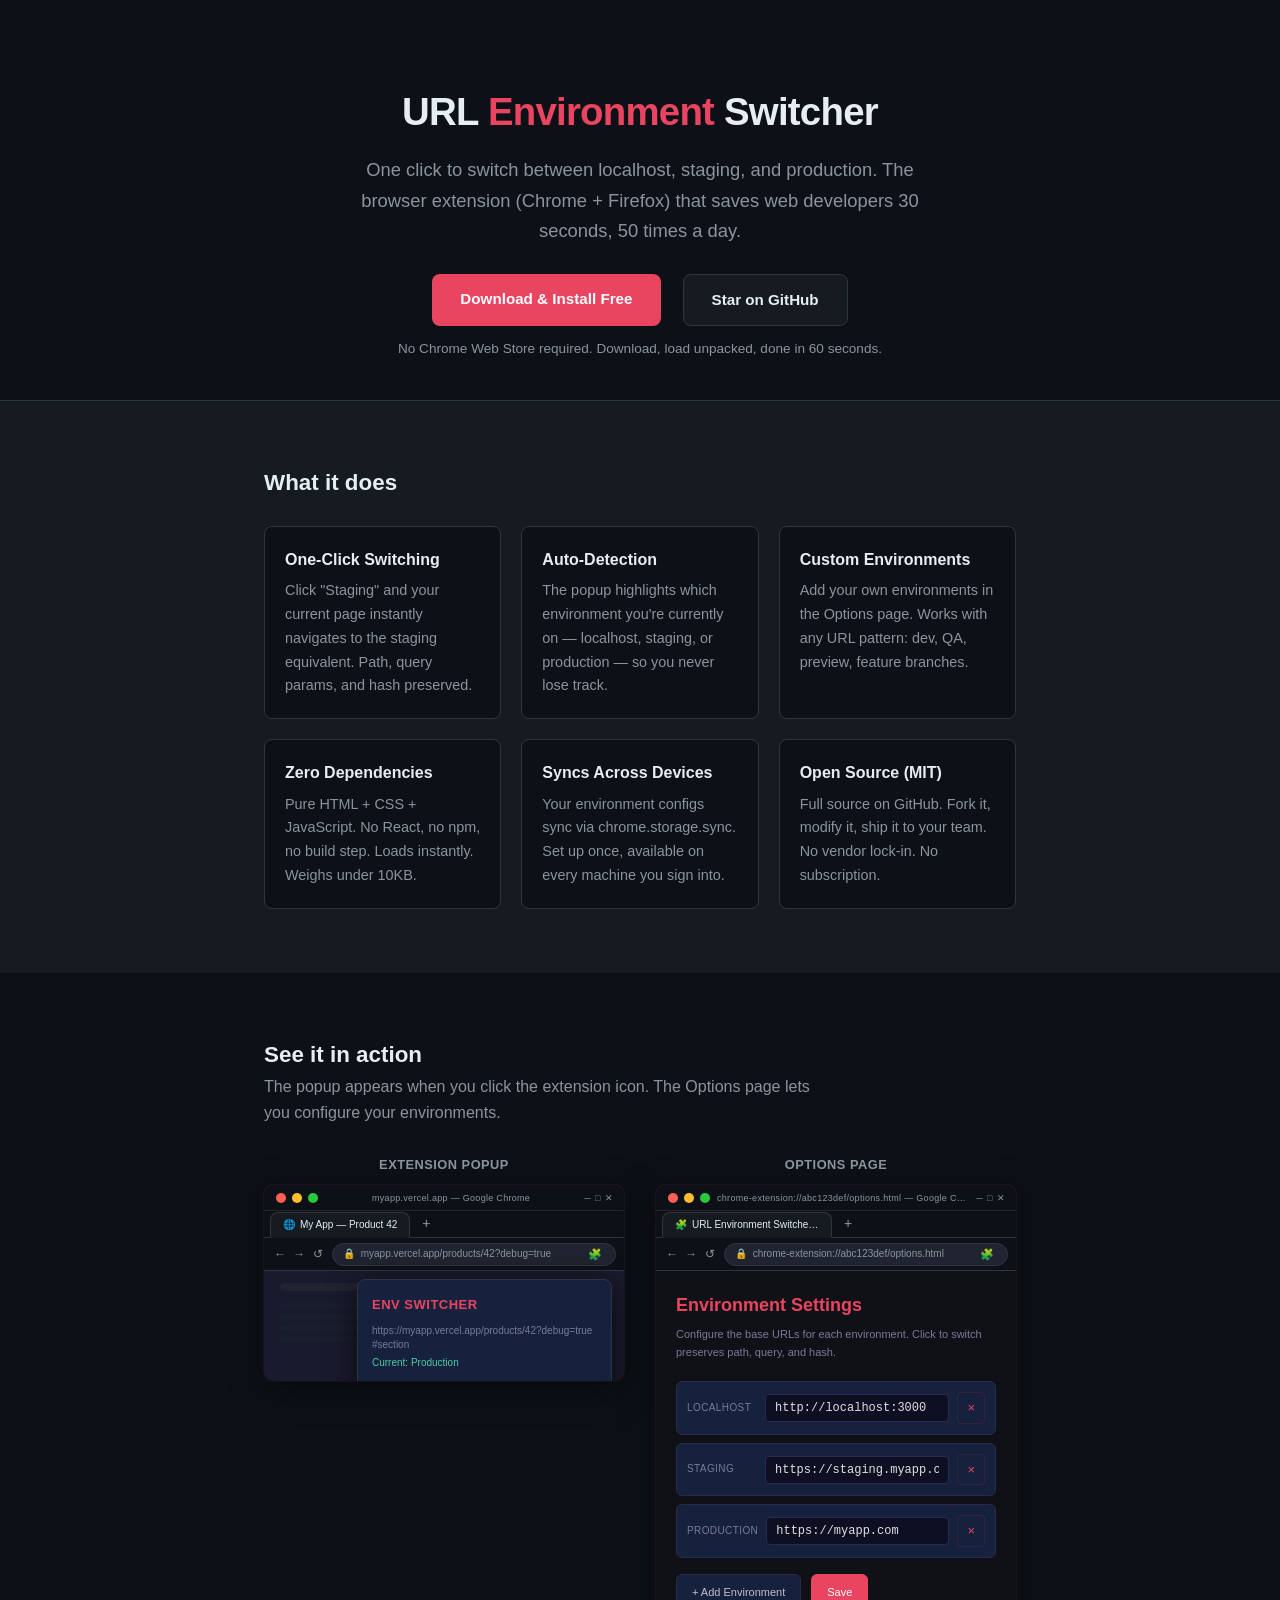
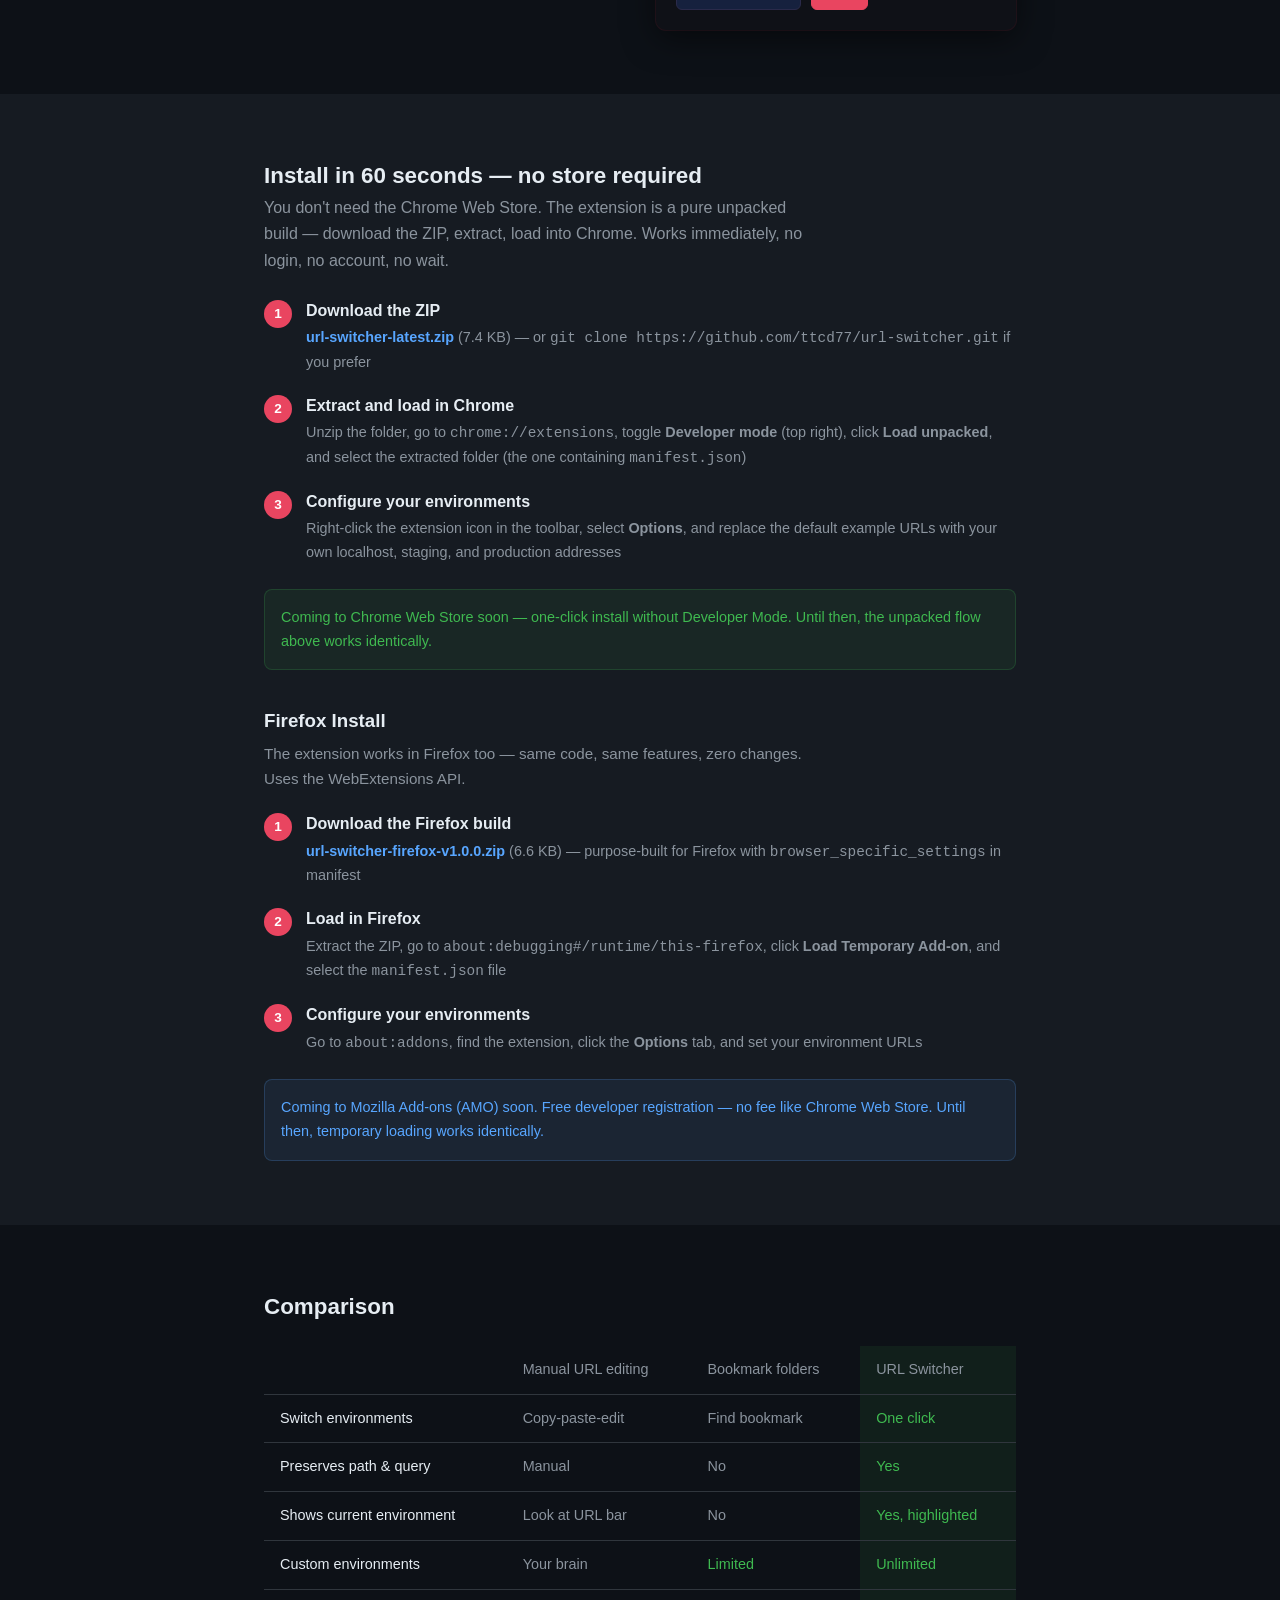
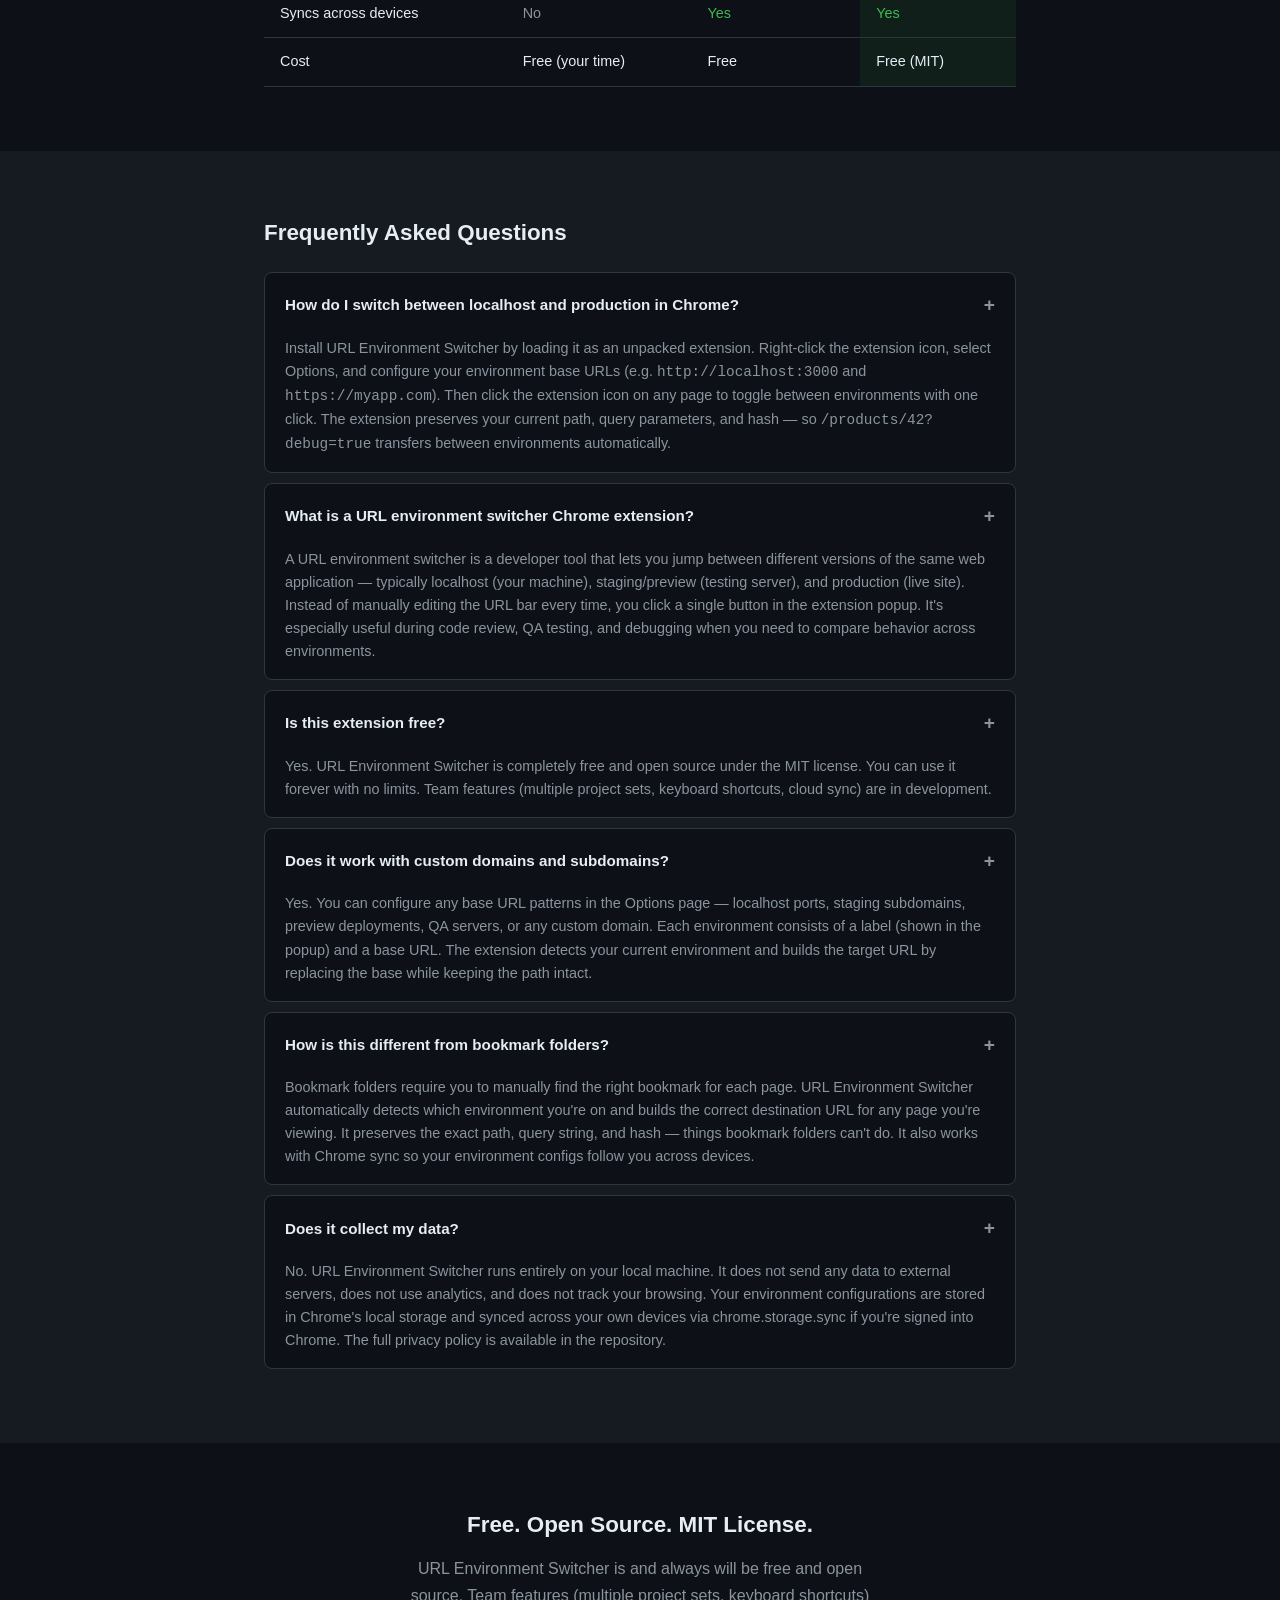
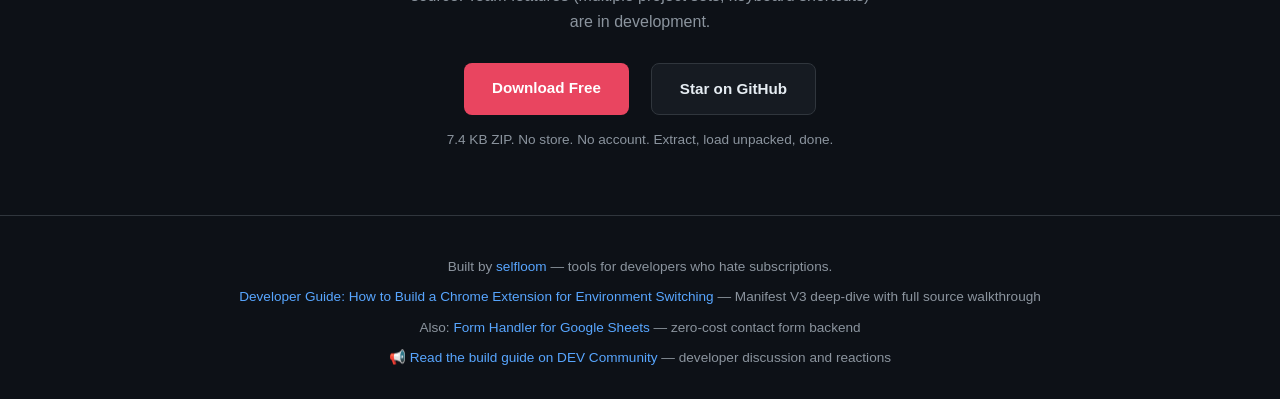
<file: index.html>
<!DOCTYPE html>
<html lang="en">
<head>
<meta charset="UTF-8">
<meta name="viewport" content="width=device-width, initial-scale=1.0">
<title>URL Environment Switcher — One-Click Localhost/Staging/Prod Toggle (Chrome + Firefox)</title>
<meta name="description" content="Free browser extension for web developers. Switch between localhost, staging, and production environments in one click. Available for Chrome and Firefox. Preserves path, query params, and hash. Open source, MIT license, Manifest V3.">
<meta property="og:title" content="URL Environment Switcher — One-Click Dev Environment Toggle (Chrome + Firefox)">
<meta property="og:description" content="Free browser extension. Switch between localhost, staging, and production in one click. Chrome & Firefox. Path, query, and hash preserved. MIT licensed.">
<meta property="og:type" content="website">
<meta property="og:image" content="https://raw.githubusercontent.com/ttcd77/url-switcher/main/icons/icon128.png">
<meta name="twitter:card" content="summary">
<meta name="twitter:title" content="URL Environment Switcher — Free Chrome Extension">
<meta name="twitter:description" content="One-click toggle between localhost, staging, and production. Path preserved. Free and open source.">
<meta name="twitter:image" content="https://raw.githubusercontent.com/ttcd77/url-switcher/main/icons/icon128.png">
<meta name="robots" content="index, follow">
<link rel="canonical" href="https://ttcd77.github.io/url-switcher/">
<style>
  *, *::before, *::after { box-sizing: border-box; margin: 0; padding: 0; }
  :root {
    --bg: #0d1117; --bg-card: #161b22; --border: #30363d;
    --text: #e6edf3; --text-secondary: #8b949e;
    --accent: #e94560; --accent-hover: #ff6b81; --blue: #58a6ff;
    --green: #3fb950; --radius: 8px; --max-width: 800px;
  }
  html { scroll-behavior: smooth; }
  body {
    font-family: -apple-system, BlinkMacSystemFont, "Segoe UI", Helvetica, Arial, sans-serif;
    background: var(--bg); color: var(--text); line-height: 1.65;
    -webkit-font-smoothing: antialiased;
  }
  h1 { font-size: clamp(1.8rem, 4vw, 2.4rem); font-weight: 700; letter-spacing: -0.02em; }
  h2 { font-size: 1.4rem; font-weight: 600; }
  a { color: var(--blue); text-decoration: none; }
  a:hover { text-decoration: underline; }
  .container { max-width: var(--max-width); margin: 0 auto; padding: 0 24px; }
  
  header {
    text-align: center; padding: 80px 24px 40px;
    border-bottom: 1px solid var(--border);
  }
  header h1 span { color: var(--accent); }
  header p { color: var(--text-secondary); font-size: 1.15rem; margin-top: 12px; max-width: 560px; margin-left: auto; margin-right: auto; }
  
  .btn {
    display: inline-block; padding: 12px 28px; border-radius: var(--radius);
    font-weight: 600; font-size: 0.95rem; cursor: pointer; transition: all 0.15s;
    text-decoration: none; margin: 0 6px;
  }
  .btn-primary { background: var(--accent); color: #fff; }
  .btn-primary:hover { background: var(--accent-hover); text-decoration: none; }
  .btn-secondary { background: var(--bg-card); color: var(--text); border: 1px solid var(--border); }
  .btn-secondary:hover { border-color: var(--text-secondary); text-decoration: none; }
  
  .cta-group { margin-top: 28px; display: flex; gap: 10px; justify-content: center; flex-wrap: wrap; }
  
  section { padding: 64px 0; }
  section:nth-child(even) { background: var(--bg-card); }
  
  .feature-grid { display: grid; grid-template-columns: repeat(auto-fit, minmax(220px, 1fr)); gap: 20px; margin-top: 24px; }
  .feature-card { background: var(--bg); border: 1px solid var(--border); border-radius: var(--radius); padding: 20px; }
  .feature-card h3 { font-size: 1rem; margin-bottom: 6px; }
  .feature-card p { color: var(--text-secondary); font-size: 0.9rem; }
  
  .comparison-table { width: 100%; border-collapse: collapse; margin-top: 20px; font-size: 0.9rem; }
  .comparison-table th, .comparison-table td { padding: 12px 16px; text-align: left; border-bottom: 1px solid var(--border); }
  .comparison-table th { color: var(--text-secondary); font-weight: 500; }
  .comparison-table .highlight { background: rgba(63, 185, 80, 0.08); }
  .check { color: var(--green); } .cross { color: var(--text-secondary); }
  
  .steps { margin-top: 20px; }
  .step { display: flex; gap: 14px; margin-bottom: 18px; align-items: flex-start; }
  .step-num { background: var(--accent); color: #fff; border-radius: 50%; min-width: 28px; height: 28px; display: flex; align-items: center; justify-content: center; font-weight: 700; font-size: 0.85rem; margin-top: 2px; }
  .step-content h4 { margin-bottom: 2px; }
  .step-content p { color: var(--text-secondary); font-size: 0.9rem; }
  
  .pricing-box { background: linear-gradient(135deg, #1a1a2e, #16213e); border: 1px solid var(--accent); border-radius: var(--radius); padding: 28px; text-align: center; max-width: 400px; margin: 0 auto; }
  .pricing-box .price { font-size: 2.5rem; font-weight: 700; color: var(--accent); }
  .pricing-box .period { color: var(--text-secondary); }
  
  footer { text-align: center; padding: 40px 24px; border-top: 1px solid var(--border); color: var(--text-secondary); font-size: 0.85rem; }

  /* --- Extension Mockup Visuals --- */
  .mockup-grid { display: grid; grid-template-columns: repeat(auto-fit, minmax(300px, 1fr)); gap: 32px; margin-top: 28px; align-items: start; }
  /* --- Realistic Browser Frame --- */
  .browser-frame {
    background: #0f1117; border-radius: 10px;
    box-shadow: 0 8px 32px rgba(0,0,0,0.5), 0 0 0 1px rgba(233,69,96,0.12);
    overflow: hidden; font-size: 11px;
  }
  .bf-titlebar {
    height: 26px; background: #0d1117;
    display: flex; align-items: center; padding: 0 10px; gap: 7px;
    border-bottom: 1px solid rgba(48,54,61,0.6);
  }
  .bf-titlebar .dots { display: flex; gap: 6px; margin-left: 2px; }
  .bf-titlebar .dot { width: 10px; height: 10px; border-radius: 50%; display: inline-block; }
  .bf-titlebar .dot.r { background: #ff5f56; } .bf-titlebar .dot.y { background: #ffbd2e; } .bf-titlebar .dot.g { background: #27c93f; }
  .bf-titlebar .win-title { flex: 1; text-align: center; color: var(--text-secondary); font-size: 9px; letter-spacing: 0.3px; white-space: nowrap; overflow: hidden; text-overflow: ellipsis; }
  .bf-titlebar .win-ctrls { color: var(--text-secondary); font-size: 9px; letter-spacing: 1px; }
  .bf-tabs {
    height: 27px; background: #0d1117;
    display: flex; align-items: flex-end; padding: 0 6px; gap: 0;
    border-bottom: 1px solid var(--border);
  }
  .bf-tab {
    padding: 4px 12px; background: #161b22; border-radius: 8px 8px 0 0;
    font-size: 10px; color: var(--text); max-width: 170px; overflow: hidden;
    text-overflow: ellipsis; white-space: nowrap; border: 1px solid var(--border);
    border-bottom: 1px solid #161b22; margin-bottom: -1px; position: relative;
    display: flex; align-items: center; gap: 5px;
  }
  .bf-tab .tab-favicon { font-size: 10px; line-height: 1; flex-shrink: 0; }
  .bf-tab .tab-text { overflow: hidden; text-overflow: ellipsis; }
  .bf-tab-plus { margin-left: 4px; color: var(--text-secondary); font-size: 14px; padding: 2px 8px; cursor: default; line-height: 1; align-self: center; margin-bottom: 2px; }
  .bf-toolbar {
    height: 33px; background: #0d1117;
    display: flex; align-items: center; padding: 0 8px; gap: 5px;
    border-bottom: 1px solid var(--border);
  }
  .bf-nav { color: var(--text-secondary); font-size: 12px; letter-spacing: 2px; user-select: none; padding: 0 2px; }
  .bf-addressbar {
    flex: 1; height: 23px; background: #202430; border: 1px solid var(--border);
    border-radius: 12px; display: flex; align-items: center; padding: 0 10px;
    font-size: 10px; color: var(--text-secondary); gap: 6px; overflow: hidden;
  }
  .bf-addressbar .lock { color: var(--green); font-size: 10px; flex-shrink: 0; }
  .bf-addressbar .a-url { overflow: hidden; text-overflow: ellipsis; white-space: nowrap; flex: 1; }
  .bf-addressbar .puzzle { color: var(--text-secondary); font-size: 11px; padding: 0 3px; flex-shrink: 0; }
  .bf-content { }
  .bf-content-popup {
    position: relative;
    min-height: 110px; background: #1a1a2e;
  }
  .bf-popup-panel {
    width: 255px; top: 8px; right: 12px;
    background: #16213e; border: 1px solid var(--border);
    border-radius: 8px; box-shadow: 0 8px 30px rgba(0,0,0,0.7);
    overflow: hidden; position: absolute; z-index: 2;
  }
  .mockup-label { font-size: 0.8rem; color: var(--text-secondary); text-transform: uppercase; letter-spacing: 0.5px; margin-bottom: 10px; font-weight: 600; text-align: center; }
  /* popup mockup */
  .mockup-popup { padding: 14px; }
  .mockup-popup h4 { font-size: 13px; font-weight: 600; color: #e94560; text-transform: uppercase; letter-spacing: 0.5px; margin: 0 0 8px; }
  .mockup-popup .url { font-size: 10px; color: #7a7a9a; word-break: break-all; line-height: 1.4; margin: 0 0 3px; }
  .mockup-popup .current { font-size: 10px; color: #4ecca3; font-weight: 500; margin: 0 0 10px; padding-bottom: 10px; border-bottom: 1px solid #2a2a4a; }
  .mockup-popup .env-btn { display: flex; align-items: center; gap: 8px; padding: 9px 11px; border: 1px solid #2a2a4a; border-radius: 6px; background: #16213e; color: #c0c0d0; font-size: 12px; margin-bottom: 5px; }
  .mockup-popup .env-btn.active { border-color: #e94560; color: #fff; background: #1a2744; box-shadow: 0 0 10px rgba(233,69,96,0.15); }
  .mockup-popup .env-btn .dot { color: #4ecca3; font-size: 8px; }
  .mockup-popup .env-btn .label { font-weight: 500; flex: 1; }
  .mockup-popup .env-btn .host { font-size: 10px; color: #6a6a8a; }
  .mockup-popup .footer { padding-top: 8px; border-top: 1px solid #2a2a4a; font-size: 10px; color: #6a6a8a; margin-top: 3px; }
  /* options mockup */
  .mockup-options { padding: 20px; }
  .mockup-options h4 { font-size: 18px; color: #e94560; margin: 0 0 4px; }
  .mockup-options .sub { font-size: 11px; color: #7a7a9a; margin: 0 0 20px; }
  .mockup-options .row { display: flex; gap: 8px; align-items: center; margin-bottom: 8px; padding: 10px; background: #16213e; border-radius: 6px; border: 1px solid #2a2a4a; }
  .mockup-options .row label { font-size: 10px; color: #7a7a9a; text-transform: uppercase; letter-spacing: 0.4px; min-width: 70px; }
  .mockup-options .row input { flex: 1; padding: 6px 9px; background: #0f0f23; border: 1px solid #2a2a4a; border-radius: 4px; color: #e0e0e0; font-size: 12px; font-family: monospace; }
  .mockup-options .row .rm { color: #e94560; border: 1px solid #3a2040; background: transparent; padding: 4px 9px; border-radius: 4px; font-size: 13px; flex-shrink: 0; }
  .mockup-options .acts { margin-top: 16px; display: flex; gap: 10px; }
  .mockup-options .acts span { padding: 8px 15px; border-radius: 6px; font-size: 11px; border: 1px solid #2a2a4a; }
  .mockup-options .acts .btn-save { background: #e94560; color: #fff; border-color: #e94560; }
  .mockup-options .acts .btn-add { background: #16213e; color: #c0c0d0; }
  
  @media (max-width: 600px) {
    header { padding: 48px 16px 32px; }
    section { padding: 40px 0; }
    .cta-group { flex-direction: column; align-items: center; }
  }

  /* FAQ */
  .faq-list { margin-top: 20px; }
  .faq-item { border: 1px solid var(--border); border-radius: var(--radius); margin-bottom: 10px; overflow: hidden; background: var(--bg); }
  .faq-q { padding: 16px 20px; cursor: default; font-weight: 600; font-size: 0.95rem; display: flex; justify-content: space-between; align-items: center; }
  .faq-q::after { content: '+'; font-size: 1.2rem; color: var(--text-secondary); }
  .faq-a { padding: 0 20px 16px; color: var(--text-secondary); font-size: 0.9rem; line-height: 1.6; }
</style>
</head>
<body>

<header>
  <h1>URL <span>Environment</span> Switcher</h1>
  <p>One click to switch between localhost, staging, and production. The browser extension (Chrome + Firefox) that saves web developers 30 seconds, 50 times a day.</p>
  <div class="cta-group">
    <a href="https://github.com/ttcd77/url-switcher/raw/master/url-switcher-latest.zip" class="btn btn-primary">Download & Install Free</a>
    <a href="https://github.com/ttcd77/url-switcher" class="btn btn-secondary">Star on GitHub</a>
  </div>
  <p style="margin-top:12px; font-size:0.85rem; color:var(--text-secondary);">No Chrome Web Store required. Download, load unpacked, done in 60 seconds.</p>
</header>

<section>
  <div class="container">
    <h2>What it does</h2>
    <div class="feature-grid">
      <div class="feature-card">
        <h3>One-Click Switching</h3>
        <p>Click "Staging" and your current page instantly navigates to the staging equivalent. Path, query params, and hash preserved.</p>
      </div>
      <div class="feature-card">
        <h3>Auto-Detection</h3>
        <p>The popup highlights which environment you're currently on — localhost, staging, or production — so you never lose track.</p>
      </div>
      <div class="feature-card">
        <h3>Custom Environments</h3>
        <p>Add your own environments in the Options page. Works with any URL pattern: dev, QA, preview, feature branches.</p>
      </div>
      <div class="feature-card">
        <h3>Zero Dependencies</h3>
        <p>Pure HTML + CSS + JavaScript. No React, no npm, no build step. Loads instantly. Weighs under 10KB.</p>
      </div>
      <div class="feature-card">
        <h3>Syncs Across Devices</h3>
        <p>Your environment configs sync via chrome.storage.sync. Set up once, available on every machine you sign into.</p>
      </div>
      <div class="feature-card">
        <h3>Open Source (MIT)</h3>
        <p>Full source on GitHub. Fork it, modify it, ship it to your team. No vendor lock-in. No subscription.</p>
      </div>
    </div>
  </div>
</section>

<section>
  <div class="container">
    <h2>See it in action</h2>
    <p style="color:var(--text-secondary); margin-bottom:8px; max-width:560px;">The popup appears when you click the extension icon. The Options page lets you configure your environments.</p>
    <div class="mockup-grid">
      <!-- Popup Mockup -->
      <div>
        <p class="mockup-label">Extension Popup</p>
        <div class="browser-frame">
          <div class="bf-titlebar">
            <span class="dots"><i class="dot r"></i><i class="dot y"></i><i class="dot g"></i></span>
            <span class="win-title">myapp.vercel.app &mdash; Google Chrome</span>
            <span class="win-ctrls">&#9472; &#9633; &#10005;</span>
          </div>
          <div class="bf-tabs">
            <div class="bf-tab"><span class="tab-favicon">&#127760;</span><span class="tab-text">My App &mdash; Product 42</span></div>
            <span class="bf-tab-plus">+</span>
          </div>
          <div class="bf-toolbar">
            <span class="bf-nav">&#8592; &#8594; &#8634;</span>
            <div class="bf-addressbar">
              <span class="lock">&#128274;</span>
              <span class="a-url">myapp.vercel.app/products/42?debug=true</span>
              <span class="puzzle">&#129513;</span>
            </div>
          </div>
          <div class="bf-content bf-content-popup">
            <div style="padding:12px 16px;">
              <div style="width:55%;height:8px;background:#202430;border-radius:4px;margin-bottom:12px;"></div>
              <div style="width:70%;height:6px;background:#1a1f2e;border-radius:3px;margin-bottom:5px;"></div>
              <div style="width:65%;height:6px;background:#1a1f2e;border-radius:3px;margin-bottom:5px;"></div>
              <div style="width:40%;height:6px;background:#1a1f2e;border-radius:3px;margin-bottom:5px;"></div>
              <div style="width:75%;height:6px;background:#1a1f2e;border-radius:3px;"></div>
            </div>
            <div class="bf-popup-panel">
              <div class="mockup-popup">
                <h4>Env Switcher</h4>
                <p class="url">https://myapp.vercel.app/products/42?debug=true#section</p>
                <p class="current">Current: Production</p>
                <div class="env-btn active"><span class="dot">●</span><span class="label">Localhost</span><span class="host">localhost:3000</span></div>
                <div class="env-btn"><span class="dot" style="visibility:hidden">●</span><span class="label">Staging</span><span class="host">staging.myapp.com</span></div>
                <div class="env-btn"><span class="dot" style="visibility:hidden">●</span><span class="label">Production</span><span class="host">myapp.com</span></div>
                <div class="footer">⚙ Settings</div>
              </div>
            </div>
          </div>
        </div>
      </div>
      <!-- Options Page Mockup -->
      <div>
        <p class="mockup-label">Options Page</p>
        <div class="browser-frame">
          <div class="bf-titlebar">
            <span class="dots"><i class="dot r"></i><i class="dot y"></i><i class="dot g"></i></span>
            <span class="win-title">chrome-extension://abc123def/options.html &mdash; Google Chrome</span>
            <span class="win-ctrls">&#9472; &#9633; &#10005;</span>
          </div>
          <div class="bf-tabs">
            <div class="bf-tab"><span class="tab-favicon">&#129513;</span><span class="tab-text">URL Environment Switcher &mdash; Options</span></div>
            <span class="bf-tab-plus">+</span>
          </div>
          <div class="bf-toolbar">
            <span class="bf-nav">&#8592; &#8594; &#8634;</span>
            <div class="bf-addressbar">
              <span class="lock">&#128274;</span>
              <span class="a-url">chrome-extension://abc123def/options.html</span>
              <span class="puzzle">&#129513;</span>
            </div>
          </div>
          <div class="bf-content">
            <div class="mockup-options">
              <h4>Environment Settings</h4>
              <p class="sub">Configure the base URLs for each environment. Click to switch preserves path, query, and hash.</p>
              <div class="row"><label>Localhost</label><input type="text" value="http://localhost:3000" readonly><span class="rm">×</span></div>
              <div class="row"><label>Staging</label><input type="text" value="https://staging.myapp.com" readonly><span class="rm">×</span></div>
              <div class="row"><label>Production</label><input type="text" value="https://myapp.com" readonly><span class="rm">×</span></div>
              <div class="acts"><span class="btn-add">+ Add Environment</span><span class="btn-save">Save</span></div>
            </div>
          </div>
        </div>
      </div>
    </div>
  </div>
</section>

<section id="install">
  <div class="container">
    <h2>Install in 60 seconds — no store required</h2>
    <p style="color:var(--text-secondary); margin-bottom:24px; max-width:560px;">You don't need the Chrome Web Store. The extension is a pure unpacked build — download the ZIP, extract, load into Chrome. Works immediately, no login, no account, no wait.</p>
    <div class="steps">
      <div class="step">
        <div class="step-num">1</div>
        <div class="step-content">
          <h4>Download the ZIP</h4>
          <p><a href="https://github.com/ttcd77/url-switcher/raw/master/url-switcher-latest.zip" style="font-weight:600;">url-switcher-latest.zip</a> (7.4 KB) — or <code>git clone https://github.com/ttcd77/url-switcher.git</code> if you prefer</p>
        </div>
      </div>
      <div class="step">
        <div class="step-num">2</div>
        <div class="step-content">
          <h4>Extract and load in Chrome</h4>
          <p>Unzip the folder, go to <code>chrome://extensions</code>, toggle <strong>Developer mode</strong> (top right), click <strong>Load unpacked</strong>, and select the extracted folder (the one containing <code>manifest.json</code>)</p>
        </div>
      </div>
      <div class="step">
        <div class="step-num">3</div>
        <div class="step-content">
          <h4>Configure your environments</h4>
          <p>Right-click the extension icon in the toolbar, select <strong>Options</strong>, and replace the default example URLs with your own localhost, staging, and production addresses</p>
        </div>
      </div>
    </div>
    <p style="margin-top:24px; padding:16px; background:rgba(63,185,80,0.08); border:1px solid rgba(63,185,80,0.2); border-radius:var(--radius); font-size:0.9rem; color:var(--green);">
      Coming to Chrome Web Store soon — one-click install without Developer Mode. Until then, the unpacked flow above works identically.
    </p>

    <h3 style="margin-top:36px; margin-bottom:4px;">Firefox Install</h3>
    <p style="color:var(--text-secondary); margin-bottom:20px; max-width:560px; font-size:0.95rem;">The extension works in Firefox too — same code, same features, zero changes. Uses the WebExtensions API.</p>
    <div class="steps">
      <div class="step">
        <div class="step-num">1</div>
        <div class="step-content">
          <h4>Download the Firefox build</h4>
          <p><a href="https://github.com/ttcd77/url-switcher/raw/master/firefox/url-switcher-firefox-v1.0.0.zip" style="font-weight:600;">url-switcher-firefox-v1.0.0.zip</a> (6.6 KB) — purpose-built for Firefox with <code>browser_specific_settings</code> in manifest</p>
        </div>
      </div>
      <div class="step">
        <div class="step-num">2</div>
        <div class="step-content">
          <h4>Load in Firefox</h4>
          <p>Extract the ZIP, go to <code>about:debugging#/runtime/this-firefox</code>, click <strong>Load Temporary Add-on</strong>, and select the <code>manifest.json</code> file</p>
        </div>
      </div>
      <div class="step">
        <div class="step-num">3</div>
        <div class="step-content">
          <h4>Configure your environments</h4>
          <p>Go to <code>about:addons</code>, find the extension, click the <strong>Options</strong> tab, and set your environment URLs</p>
        </div>
      </div>
    </div>
    <p style="margin-top:24px; padding:16px; background:rgba(88,166,255,0.08); border:1px solid rgba(88,166,255,0.2); border-radius:var(--radius); font-size:0.9rem; color:var(--blue);">
      Coming to Mozilla Add-ons (AMO) soon. Free developer registration — no fee like Chrome Web Store. Until then, temporary loading works identically.
    </p>
  </div>
</section>

<section>
  <div class="container">
    <h2>Comparison</h2>
    <table class="comparison-table">
      <tr>
        <th></th><th>Manual URL editing</th><th>Bookmark folders</th><th class="highlight">URL Switcher</th>
      </tr>
      <tr>
        <td>Switch environments</td><td class="cross">Copy-paste-edit</td><td class="cross">Find bookmark</td><td class="highlight check">One click</td>
      </tr>
      <tr>
        <td>Preserves path & query</td><td class="cross">Manual</td><td class="cross">No</td><td class="highlight check">Yes</td>
      </tr>
      <tr>
        <td>Shows current environment</td><td class="cross">Look at URL bar</td><td class="cross">No</td><td class="highlight check">Yes, highlighted</td>
      </tr>
      <tr>
        <td>Custom environments</td><td class="cross">Your brain</td><td class="check">Limited</td><td class="highlight check">Unlimited</td>
      </tr>
      <tr>
        <td>Syncs across devices</td><td class="cross">No</td><td class="check">Yes</td><td class="highlight check">Yes</td>
      </tr>
      <tr>
        <td>Cost</td><td>Free (your time)</td><td>Free</td><td class="highlight">Free (MIT)</td>
      </tr>
    </table>
  </div>
</section>

<section>
  <div class="container">
    <h2>Frequently Asked Questions</h2>
    <div class="faq-list">
      <div class="faq-item">
        <div class="faq-q">How do I switch between localhost and production in Chrome?</div>
        <div class="faq-a">Install URL Environment Switcher by loading it as an unpacked extension. Right-click the extension icon, select Options, and configure your environment base URLs (e.g. <code>http://localhost:3000</code> and <code>https://myapp.com</code>). Then click the extension icon on any page to toggle between environments with one click. The extension preserves your current path, query parameters, and hash — so <code>/products/42?debug=true</code> transfers between environments automatically.</div>
      </div>
      <div class="faq-item">
        <div class="faq-q">What is a URL environment switcher Chrome extension?</div>
        <div class="faq-a">A URL environment switcher is a developer tool that lets you jump between different versions of the same web application — typically localhost (your machine), staging/preview (testing server), and production (live site). Instead of manually editing the URL bar every time, you click a single button in the extension popup. It's especially useful during code review, QA testing, and debugging when you need to compare behavior across environments.</div>
      </div>
      <div class="faq-item">
        <div class="faq-q">Is this extension free?</div>
        <div class="faq-a">Yes. URL Environment Switcher is completely free and open source under the MIT license. You can use it forever with no limits. Team features (multiple project sets, keyboard shortcuts, cloud sync) are in development.</div>
      </div>
      <div class="faq-item">
        <div class="faq-q">Does it work with custom domains and subdomains?</div>
        <div class="faq-a">Yes. You can configure any base URL patterns in the Options page — localhost ports, staging subdomains, preview deployments, QA servers, or any custom domain. Each environment consists of a label (shown in the popup) and a base URL. The extension detects your current environment and builds the target URL by replacing the base while keeping the path intact.</div>
      </div>
      <div class="faq-item">
        <div class="faq-q">How is this different from bookmark folders?</div>
        <div class="faq-a">Bookmark folders require you to manually find the right bookmark for each page. URL Environment Switcher automatically detects which environment you're on and builds the correct destination URL for any page you're viewing. It preserves the exact path, query string, and hash — things bookmark folders can't do. It also works with Chrome sync so your environment configs follow you across devices.</div>
      </div>
      <div class="faq-item">
        <div class="faq-q">Does it collect my data?</div>
        <div class="faq-a">No. URL Environment Switcher runs entirely on your local machine. It does not send any data to external servers, does not use analytics, and does not track your browsing. Your environment configurations are stored in Chrome's local storage and synced across your own devices via chrome.storage.sync if you're signed into Chrome. The full privacy policy is available in the repository.</div>
      </div>
    </div>
  </div>
</section>

<section>
  <div class="container" style="text-align:center;">
    <h2>Free. Open Source. MIT License.</h2>
    <p style="color:var(--text-secondary); margin: 12px 0 24px; max-width: 480px; margin-left: auto; margin-right: auto;">URL Environment Switcher is and always will be free and open source. Team features (multiple project sets, keyboard shortcuts) are in development.</p>
    <div class="cta-group">
      <a href="https://github.com/ttcd77/url-switcher/raw/master/url-switcher-latest.zip" class="btn btn-primary">Download Free</a>
      <a href="https://github.com/ttcd77/url-switcher" class="btn btn-secondary">Star on GitHub</a>
    </div>
    <p style="margin-top:14px; font-size:0.85rem; color:var(--text-secondary);">7.4 KB ZIP. No store. No account. Extract, load unpacked, done.</p>
  </div>
</section>

<footer>
  <p>Built by <a href="https://github.com/ttcd77">selfloom</a> — tools for developers who hate subscriptions.</p>
  <p style="margin-top:8px;">
    <a href="https://github.com/ttcd77/url-switcher/blob/master/docs/dev-guide.md">Developer Guide: How to Build a Chrome Extension for Environment Switching</a> — Manifest V3 deep-dive with full source walkthrough
  </p>
  <p style="margin-top:8px;">
    Also: <a href="https://github.com/ttcd77/form-handler">Form Handler for Google Sheets</a> — zero-cost contact form backend
  </p>
  <p style="margin-top:8px;">📢 <a href="https://dev.to/ttcd77/build-a-chrome-extension-that-switches-localhoststagingproduction-urls-28hc">Read the build guide on DEV Community</a> — developer discussion and reactions</p>
</footer>

</body>
</html>
</file>
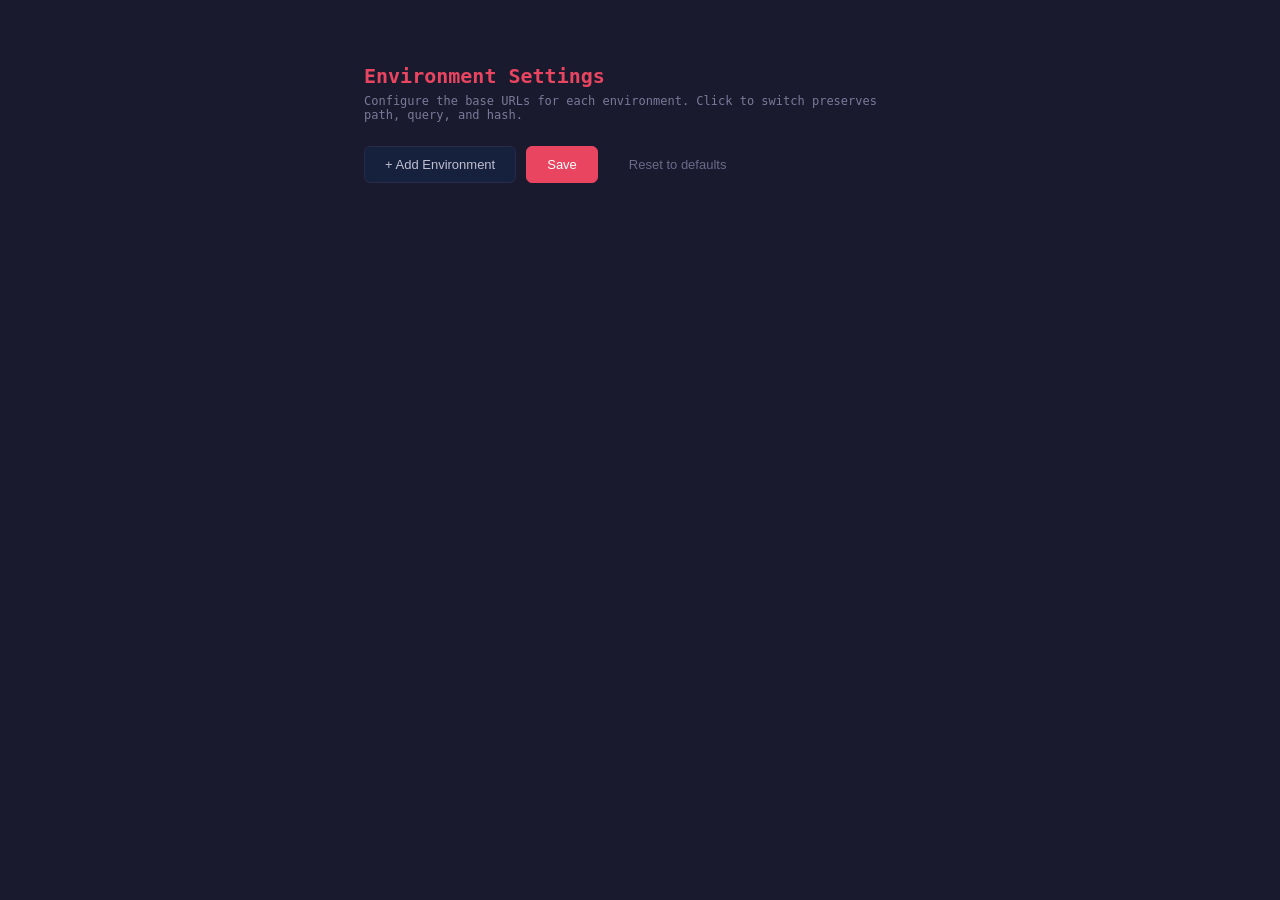
<file: options.html>
<!DOCTYPE html>
<html>
<head>
  <meta charset="utf-8">
  <title>Env Switcher — Settings</title>
  <style>
    * { margin: 0; padding: 0; box-sizing: border-box; }
    body {
      font-family: -apple-system, BlinkMacSystemFont, "Segoe UI", Roboto, monospace;
      background: #1a1a2e;
      color: #e0e0e0;
      max-width: 600px;
      margin: 40px auto;
      padding: 24px;
    }
    h1 {
      font-size: 20px;
      color: #e94560;
      margin-bottom: 6px;
    }
    .subtitle {
      font-size: 12px;
      color: #7a7a9a;
      margin-bottom: 24px;
    }
    .env-row {
      display: flex;
      gap: 8px;
      align-items: center;
      margin-bottom: 10px;
      padding: 10px;
      background: #16213e;
      border-radius: 6px;
      border: 1px solid #2a2a4a;
    }
    .env-row label {
      font-size: 11px;
      color: #7a7a9a;
      text-transform: uppercase;
      letter-spacing: 0.5px;
      min-width: 80px;
    }
    .env-row input {
      flex: 1;
      padding: 7px 10px;
      background: #0f0f23;
      border: 1px solid #2a2a4a;
      border-radius: 4px;
      color: #e0e0e0;
      font-size: 13px;
      font-family: monospace;
    }
    .env-row input:focus {
      outline: none;
      border-color: #e94560;
    }
    .env-row .btn-remove {
      background: transparent;
      border: 1px solid #3a2040;
      color: #e94560;
      padding: 6px 12px;
      border-radius: 4px;
      cursor: pointer;
      font-size: 14px;
      line-height: 1;
      transition: background 0.15s;
    }
    .env-row .btn-remove:hover {
      background: #3a2040;
    }
    .actions {
      margin-top: 20px;
      display: flex;
      gap: 10px;
    }
    .btn {
      padding: 10px 20px;
      border: 1px solid #2a2a4a;
      border-radius: 6px;
      cursor: pointer;
      font-size: 13px;
      transition: all 0.15s;
    }
    .btn-primary {
      background: #e94560;
      color: #fff;
      border-color: #e94560;
    }
    .btn-primary:hover {
      background: #d63852;
    }
    .btn-secondary {
      background: #16213e;
      color: #c0c0d0;
    }
    .btn-secondary:hover {
      background: #1f2f50;
    }
    .btn-reset {
      background: transparent;
      color: #6a6a8a;
      border-color: transparent;
    }
    .btn-reset:hover {
      color: #e0e0e0;
    }
    .toast {
      position: fixed;
      bottom: 24px;
      right: 24px;
      padding: 10px 18px;
      background: #4ecca3;
      color: #1a1a2e;
      font-size: 13px;
      border-radius: 6px;
      opacity: 0;
      transition: opacity 0.25s;
      pointer-events: none;
    }
    .toast.show {
      opacity: 1;
      pointer-events: auto;
    }
  </style>
</head>
<body>
  <h1>Environment Settings</h1>
  <p class="subtitle">Configure the base URLs for each environment. Click to switch preserves path, query, and hash.</p>

  <div id="env-rows"></div>

  <div class="actions">
    <button id="btn-add" class="btn btn-secondary">+ Add Environment</button>
    <button id="btn-save" class="btn btn-primary">Save</button>
    <button id="btn-reset" class="btn btn-reset">Reset to defaults</button>
  </div>

  <div id="toast" class="toast">Saved.</div>

  <script src="options.js"></script>
</body>
</html>
</file>
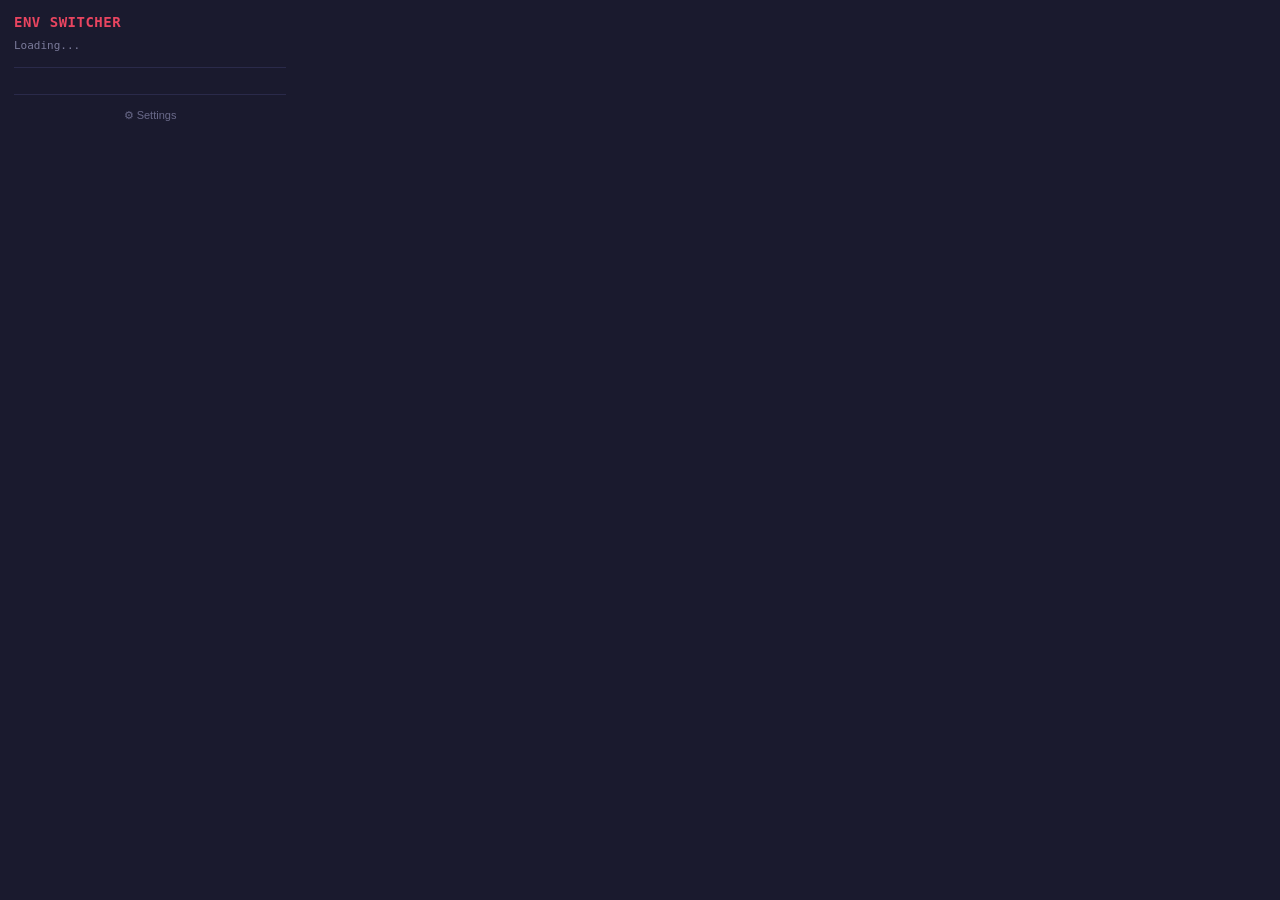
<file: popup.html>
<!DOCTYPE html>
<html>
<head>
  <meta charset="utf-8">
  <link rel="stylesheet" href="popup.css">
</head>
<body>
  <div id="app">
    <header>
      <h1 class="title">Env Switcher</h1>
      <p id="current-url" class="current-url">Loading...</p>
      <p id="current-env" class="current-env"></p>
    </header>

    <div id="env-list" class="env-list">
      <!-- buttons injected by popup.js -->
    </div>

    <footer>
      <button id="btn-options" class="btn-options">⚙ Settings</button>
    </footer>
  </div>

  <script src="popup.js"></script>
</body>
</html>
</file>
<file: popup.css>
* {
  margin: 0;
  padding: 0;
  box-sizing: border-box;
}

body {
  width: 300px;
  font-family: -apple-system, BlinkMacSystemFont, "Segoe UI", Roboto, monospace;
  background: #1a1a2e;
  color: #e0e0e0;
}

#app {
  padding: 14px;
}

header {
  margin-bottom: 14px;
  padding-bottom: 10px;
  border-bottom: 1px solid #2a2a4a;
}

.title {
  font-size: 14px;
  font-weight: 600;
  color: #e94560;
  text-transform: uppercase;
  letter-spacing: 0.5px;
  margin-bottom: 8px;
}

.current-url {
  font-size: 11px;
  color: #7a7a9a;
  word-break: break-all;
  line-height: 1.4;
  max-height: 2.8em;
  overflow: hidden;
}

.current-env {
  font-size: 10px;
  color: #4ecca3;
  margin-top: 4px;
  font-weight: 500;
}

.env-list {
  display: flex;
  flex-direction: column;
  gap: 6px;
  margin-bottom: 12px;
}

.env-btn {
  display: flex;
  align-items: center;
  gap: 8px;
  width: 100%;
  padding: 10px 12px;
  border: 1px solid #2a2a4a;
  border-radius: 6px;
  background: #16213e;
  color: #c0c0d0;
  font-size: 13px;
  cursor: pointer;
  transition: all 0.15s ease;
  text-align: left;
}

.env-btn:hover {
  background: #1f2f50;
  border-color: #3a3a5a;
}

.env-btn.active {
  background: #1a2744;
  border-color: #e94560;
  color: #ffffff;
  box-shadow: 0 0 12px rgba(233, 69, 96, 0.2);
}

.env-btn.active::before {
  content: "●";
  color: #4ecca3;
  font-size: 8px;
  margin-right: 2px;
}

.env-btn .env-label {
  font-weight: 500;
  flex: 1;
}

.env-btn .env-url {
  font-size: 10px;
  color: #6a6a8a;
  overflow: hidden;
  text-overflow: ellipsis;
  white-space: nowrap;
  max-width: 160px;
}

.env-btn.active .env-url {
  color: #8a8aaa;
}

footer {
  padding-top: 8px;
  border-top: 1px solid #2a2a4a;
}

.btn-options {
  width: 100%;
  padding: 6px;
  border: none;
  border-radius: 4px;
  background: transparent;
  color: #6a6a8a;
  font-size: 11px;
  cursor: pointer;
  transition: color 0.15s ease;
}

.btn-options:hover {
  color: #e0e0e0;
  background: #16213e;
}
</file>
